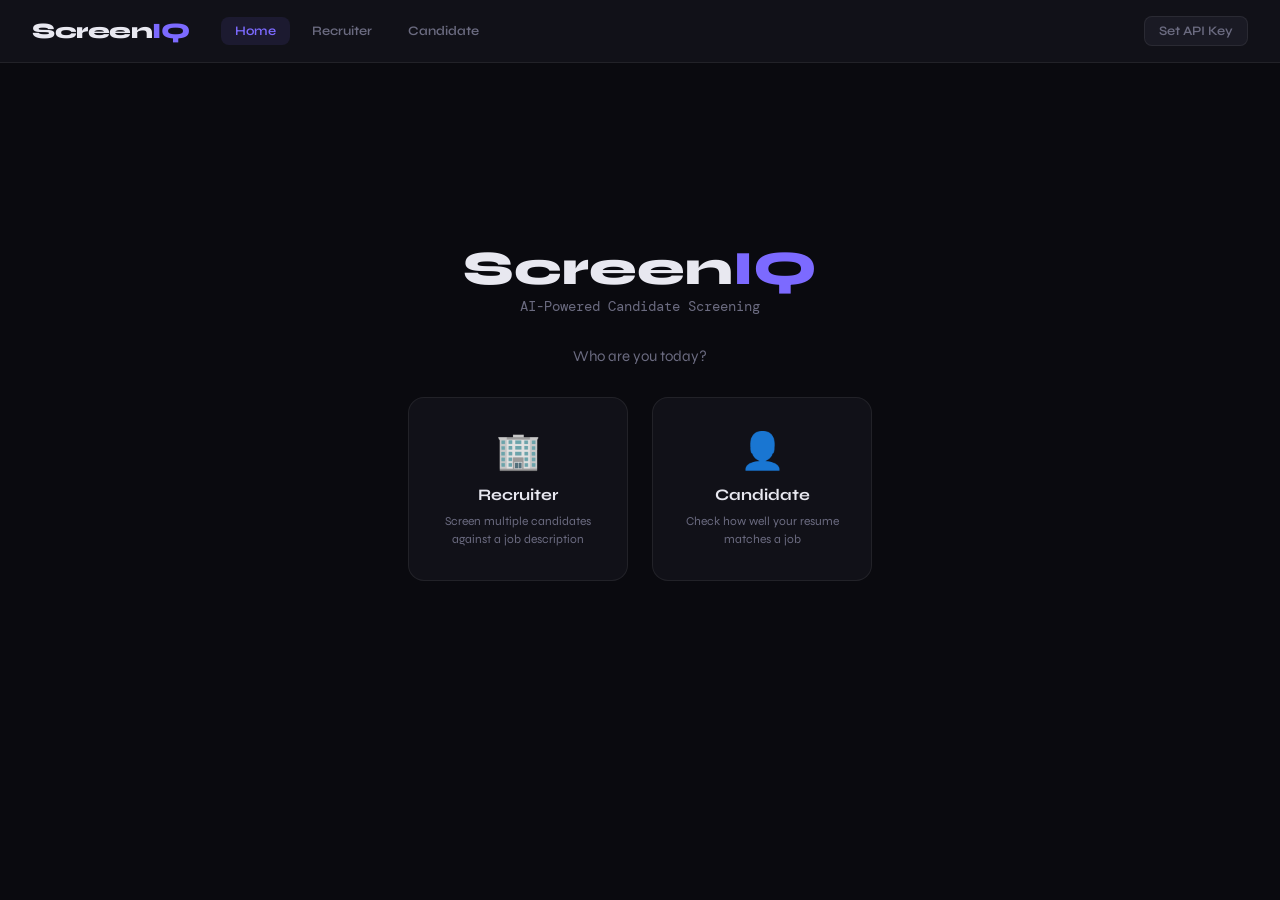
<file: frontend/index.html>
<!DOCTYPE html>
<html lang="en">
<head>
  <meta charset="UTF-8" />
  <meta name="viewport" content="width=device-width, initial-scale=1.0" />
  <title>ScreenIQ — AI Candidate Screener</title>
  <link rel="stylesheet" href="style.css" />
</head>
<body>

<nav class="navbar" id="navbar"></nav>

<main class="main">
  <div class="landing-hero">
    <div>
      <h1 class="landing-title">Screen<span>IQ</span></h1>
      <p class="landing-subtitle">AI-Powered Candidate Screening</p>
    </div>

    <p style="color:var(--muted);font-size:15px">Who are you today?</p>

    <div class="mode-cards">
      <a href="recruiter.html" class="mode-card">
        <div class="mode-card-icon">🏢</div>
        <div class="mode-card-title">Recruiter</div>
        <div class="mode-card-desc">Screen multiple candidates against a job description</div>
      </a>

      <a href="candidate.html" class="mode-card green">
        <div class="mode-card-icon">👤</div>
        <div class="mode-card-title">Candidate</div>
        <div class="mode-card-desc">Check how well your resume matches a job</div>
      </a>
    </div>
  </div>
</main>

<script src="common.js"></script>
</body>
</html>
</file>
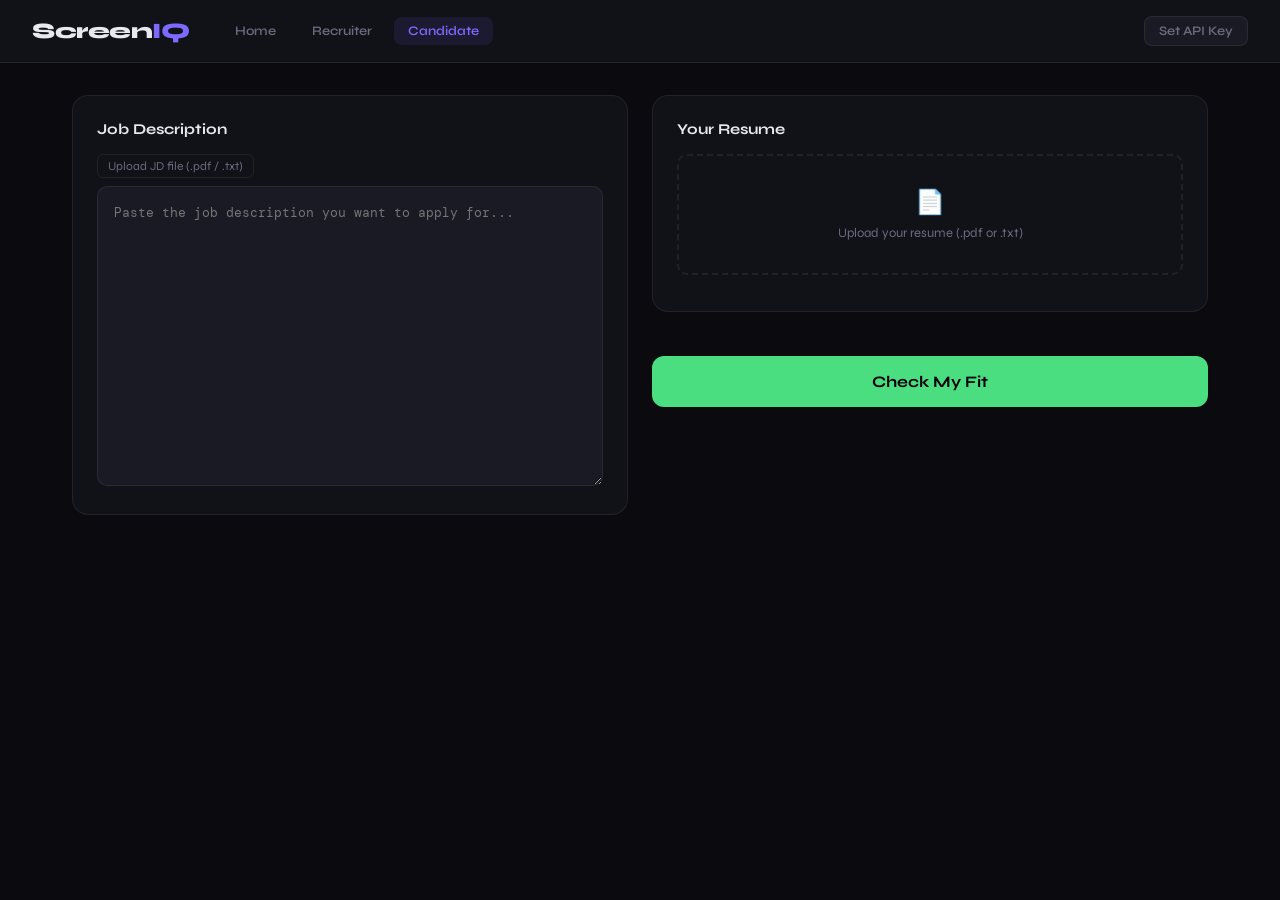
<file: frontend/candidate.html>
<!DOCTYPE html>
<html lang="en">
<head>
  <meta charset="UTF-8" />
  <meta name="viewport" content="width=device-width, initial-scale=1.0" />
  <title>Candidate — ScreenIQ</title>
  <link rel="stylesheet" href="style.css" />
</head>
<body>

<nav class="navbar" id="navbar"></nav>

<main class="main">

  <!-- UPLOAD VIEW -->
  <div id="candidate-upload" class="upload-grid">
    <div class="panel">
      <h2>Job Description</h2>
      <label style="display:inline-flex;align-items:center;gap:6px;margin-bottom:8px;cursor:pointer;color:var(--muted);font-size:12px;border:1px solid var(--border);padding:4px 10px;border-radius:6px">
        <input type="file" id="c-jd-file-input" accept=".pdf,.txt" style="display:none" />
        Upload JD file (.pdf / .txt)
      </label>
      <textarea id="c-jd-input" placeholder="Paste the job description you want to apply for..."></textarea>
    </div>

    <div class="right-panels">
      <div class="panel">
        <h2>Your Resume</h2>
        <label class="upload-zone">
          <input type="file" id="c-file-input" accept=".txt,.pdf" style="display:none" />
          <div class="upload-icon">📄</div>
          Upload your resume (.pdf or .txt)
        </label>
        <div class="file-list" id="c-file-list"></div>
      </div>
      <p class="error-msg" id="c-error-msg"></p>
      <button class="btn-primary" id="c-check-btn" style="background:#4ade80;color:#000">Check My Fit</button>
    </div>
  </div>

  <!-- RESULT VIEW -->
  <div id="candidate-result" class="hidden" style="max-width:700px;margin:0 auto">
    <div class="candidate-card" id="c-result-card"></div>
    <button class="btn-secondary" style="width:100%;margin-top:16px" onclick="showCandidateUpload()">Try Another</button>
  </div>

</main>

<script src="common.js"></script>
<script src="candidate.js"></script>
</body>
</html>
</file>
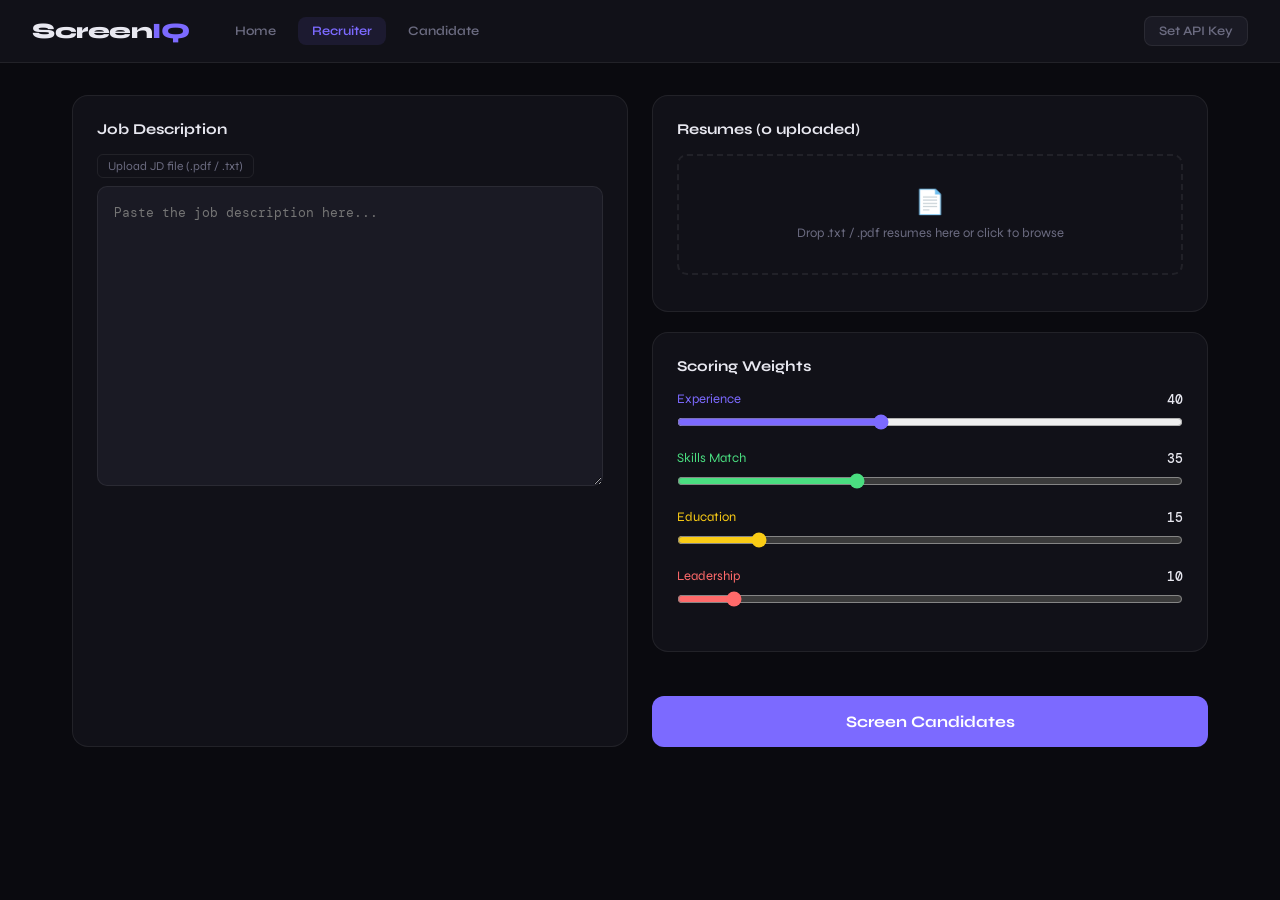
<file: frontend/recruiter.html>
<!DOCTYPE html>
<html lang="en">
<head>
  <meta charset="UTF-8" />
  <meta name="viewport" content="width=device-width, initial-scale=1.0" />
  <title>Recruiter — ScreenIQ</title>
  <link rel="stylesheet" href="style.css" />
</head>
<body>

<nav class="navbar" id="navbar"></nav>

<main class="main">

  <!-- UPLOAD VIEW -->
  <div id="upload-view" class="upload-grid">

    <!-- Left: JD -->
    <div class="panel">
      <h2>Job Description</h2>
      <label style="display:inline-flex;align-items:center;gap:6px;margin-bottom:8px;cursor:pointer;color:var(--muted);font-size:12px;border:1px solid var(--border);padding:4px 10px;border-radius:6px">
        <input type="file" id="jd-file-input" accept=".pdf,.txt" style="display:none" />
        Upload JD file (.pdf / .txt)
      </label>
      <textarea id="jd-input" placeholder="Paste the job description here..."></textarea>
    </div>

    <!-- Right: Resumes + Weights + CTA -->
    <div class="right-panels">

      <div class="panel">
        <h2>Resumes (<span id="resume-count">0</span> uploaded)</h2>
        <label class="upload-zone">
          <input type="file" id="file-input" multiple accept=".txt,.pdf,.md" style="display:none" />
          <div class="upload-icon">📄</div>
          Drop .txt / .pdf resumes here or click to browse
        </label>
        <div class="file-list" id="file-list"></div>
      </div>

      <div class="panel">
        <h2>Scoring Weights</h2>
        <div class="slider-row">
          <div class="slider-label">
            <span style="color:#7c6aff">Experience</span>
            <span class="slider-val mono" id="val-experience">40</span>
          </div>
          <input type="range" id="slider-experience" min="0" max="100" step="5" style="accent-color:#7c6aff" />
        </div>
        <div class="slider-row">
          <div class="slider-label">
            <span style="color:#4ade80">Skills Match</span>
            <span class="slider-val mono" id="val-skills">35</span>
          </div>
          <input type="range" id="slider-skills" min="0" max="100" step="5" style="accent-color:#4ade80" />
        </div>
        <div class="slider-row">
          <div class="slider-label">
            <span style="color:#facc15">Education</span>
            <span class="slider-val mono" id="val-education">15</span>
          </div>
          <input type="range" id="slider-education" min="0" max="100" step="5" style="accent-color:#facc15" />
        </div>
        <div class="slider-row">
          <div class="slider-label">
            <span style="color:#ff6a6a">Leadership</span>
            <span class="slider-val mono" id="val-leadership">10</span>
          </div>
          <input type="range" id="slider-leadership" min="0" max="100" step="5" style="accent-color:#ff6a6a" />
        </div>
      </div>

      <p class="error-msg" id="error-msg"></p>
      <button class="btn-primary" id="screen-btn">Screen Candidates</button>
    </div>
  </div>

  <!-- RESULTS VIEW -->
  <div id="results-view" class="results-grid hidden">

    <!-- Sidebar -->
    <div class="sidebar">
      <div style="margin-bottom:20px">
        <div class="stat-label">SCREENED</div>
        <div class="stat-big" id="total-count">0 candidates</div>
      </div>

      <div class="rec-grid" id="rec-summary"></div>

      <h3 style="font-size:13px;font-weight:700;margin-bottom:12px">Adjust Weights</h3>

      <div class="slider-row">
        <div class="slider-label">
          <span style="color:#7c6aff">Experience</span>
          <span class="slider-val mono" id="rval-experience">40</span>
        </div>
        <input type="range" id="rslider-experience" min="0" max="100" step="5" style="accent-color:#7c6aff" />
      </div>
      <div class="slider-row">
        <div class="slider-label">
          <span style="color:#4ade80">Skills</span>
          <span class="slider-val mono" id="rval-skills">35</span>
        </div>
        <input type="range" id="rslider-skills" min="0" max="100" step="5" style="accent-color:#4ade80" />
      </div>
      <div class="slider-row">
        <div class="slider-label">
          <span style="color:#facc15">Education</span>
          <span class="slider-val mono" id="rval-education">15</span>
        </div>
        <input type="range" id="rslider-education" min="0" max="100" step="5" style="accent-color:#facc15" />
      </div>
      <div class="slider-row">
        <div class="slider-label">
          <span style="color:#ff6a6a">Leadership</span>
          <span class="slider-val mono" id="rval-leadership">10</span>
        </div>
        <input type="range" id="rslider-leadership" min="0" max="100" step="5" style="accent-color:#ff6a6a" />
      </div>

      <button class="btn-secondary" style="width:100%;margin-top:16px" onclick="showUploadView()">New Screening</button>
    </div>

    <!-- Cards -->
    <div class="cards-list" id="cards-list"></div>
  </div>

</main>

<script src="common.js"></script>
<script src="recruiter.js"></script>
</body>
</html>
</file>
<file: frontend/style.css>
@import url('https://fonts.googleapis.com/css2?family=Syne:wght@400;600;700;800&family=DM+Mono:wght@400;500&display=swap');

* { box-sizing: border-box; margin: 0; padding: 0; }

:root {
  --bg: #0a0a0f;
  --surface: #111118;
  --surface2: #1a1a24;
  --border: rgba(255,255,255,0.07);
  --accent: #7c6aff;
  --accent2: #ff6a6a;
  --text: #e8e8f0;
  --muted: #6b6b80;
  --success: #4ade80;
  --warn: #facc15;
}

body {
  background: var(--bg);
  color: var(--text);
  font-family: 'Syne', sans-serif;
  min-height: 100vh;
}

.mono { font-family: 'DM Mono', monospace; }

/* ── Navigation Bar ─────────────────────────────────────────────────────── */

.navbar {
  display: flex;
  align-items: center;
  justify-content: space-between;
  padding: 16px 32px;
  background: var(--surface);
  border-bottom: 1px solid var(--border);
  position: sticky;
  top: 0;
  z-index: 100;
}

.nav-left {
  display: flex;
  align-items: center;
  gap: 32px;
}

.nav-logo {
  font-size: 22px;
  font-weight: 800;
  letter-spacing: -0.5px;
  text-decoration: none;
  color: var(--text);
}

.nav-logo span { color: var(--accent); }

.nav-links {
  display: flex;
  gap: 8px;
}

.nav-link {
  color: var(--muted);
  text-decoration: none;
  font-size: 13px;
  font-weight: 600;
  padding: 6px 14px;
  border-radius: 8px;
  transition: color 0.2s, background 0.2s;
}

.nav-link:hover {
  color: var(--text);
  background: var(--surface2);
}

.nav-link.active {
  color: var(--accent);
  background: rgba(124, 106, 255, 0.1);
}

.nav-right {
  display: flex;
  align-items: center;
  gap: 12px;
}

.nav-provider-badge {
  font-size: 11px;
  font-family: 'DM Mono', monospace;
  color: var(--accent);
  background: rgba(124, 106, 255, 0.1);
  padding: 4px 10px;
  border-radius: 6px;
  border: 1px solid rgba(124, 106, 255, 0.25);
}

.nav-settings-btn {
  background: var(--surface2);
  border: 1px solid var(--border);
  color: var(--muted);
  padding: 6px 14px;
  border-radius: 8px;
  cursor: pointer;
  font-size: 13px;
  font-family: 'Syne', sans-serif;
  font-weight: 600;
  transition: border-color 0.2s, color 0.2s;
}

.nav-settings-btn:hover {
  border-color: var(--accent);
  color: var(--text);
}

/* ── Settings Modal ─────────────────────────────────────────────────────── */

.modal-overlay {
  display: none;
  position: fixed;
  inset: 0;
  background: rgba(0,0,0,0.6);
  backdrop-filter: blur(4px);
  z-index: 200;
  align-items: center;
  justify-content: center;
}

.modal-overlay.open { display: flex; }

.modal {
  background: var(--surface);
  border: 1px solid var(--border);
  border-radius: 20px;
  padding: 2rem;
  width: 460px;
  max-width: 90vw;
  animation: fadeUp 0.2s ease;
}

.modal h2 {
  font-size: 18px;
  font-weight: 800;
  margin-bottom: 20px;
}

.modal-section {
  margin-bottom: 20px;
}

.modal-section label {
  display: block;
  font-size: 12px;
  font-weight: 600;
  color: var(--muted);
  margin-bottom: 8px;
  text-transform: uppercase;
  letter-spacing: 0.5px;
}

.modal-actions {
  display: flex;
  gap: 10px;
  justify-content: flex-end;
  margin-top: 24px;
}

/* ── Provider Selector ──────────────────────────────────────────────────── */

.provider-grid {
  display: grid;
  grid-template-columns: 1fr 1fr;
  gap: 8px;
}

.provider-btn {
  background: var(--surface2);
  border: 1px solid var(--border);
  border-radius: 10px;
  padding: 10px 14px;
  cursor: pointer;
  text-align: center;
  transition: border-color 0.2s, background 0.2s;
}

.provider-btn .provider-name {
  display: block;
  color: var(--text);
  font-family: 'Syne', sans-serif;
  font-weight: 700;
  font-size: 13px;
}

.provider-btn .provider-model {
  display: block;
  color: var(--muted);
  font-family: 'DM Mono', monospace;
  font-size: 10px;
  margin-top: 3px;
}

.provider-btn:hover { border-color: var(--accent); }

.provider-btn.selected {
  border-color: var(--accent);
  background: rgba(124, 106, 255, 0.1);
}

/* ── Main Content ───────────────────────────────────────────────────────── */

.main {
  max-width: 1200px;
  margin: 0 auto;
  padding: 2rem;
}

/* ── Landing Page ───────────────────────────────────────────────────────── */

.landing-hero {
  display: flex;
  flex-direction: column;
  align-items: center;
  justify-content: center;
  min-height: 70vh;
  text-align: center;
  gap: 2rem;
}

.landing-title {
  font-size: 48px;
  font-weight: 800;
  margin: 0;
}

.landing-title span { color: var(--accent); }

.landing-subtitle {
  color: var(--muted);
  font-family: 'DM Mono', monospace;
  font-size: 14px;
}

.mode-cards {
  display: flex;
  gap: 24px;
  flex-wrap: wrap;
  justify-content: center;
}

.mode-card {
  cursor: pointer;
  background: var(--surface);
  border: 1px solid var(--border);
  border-radius: 16px;
  padding: 2rem;
  width: 220px;
  text-decoration: none;
  color: var(--text);
  transition: border-color 0.2s, transform 0.2s;
}

.mode-card:hover {
  border-color: var(--accent);
  transform: translateY(-2px);
}

.mode-card.green:hover { border-color: var(--success); }

.mode-card-icon { font-size: 36px; margin-bottom: 12px; }
.mode-card-title { font-weight: 700; font-size: 16px; margin-bottom: 8px; }
.mode-card-desc { color: var(--muted); font-size: 12px; line-height: 1.5; }

/* ── Setup Prompt (no key) ──────────────────────────────────────────────── */

.setup-prompt {
  display: flex;
  flex-direction: column;
  align-items: center;
  justify-content: center;
  min-height: 50vh;
  text-align: center;
  gap: 1rem;
}

.setup-prompt p { color: var(--muted); font-size: 14px; }

/* ── Upload Grid ────────────────────────────────────────────────────────── */

.upload-grid {
  display: grid;
  grid-template-columns: 1fr 1fr;
  gap: 24px;
}

.panel {
  background: var(--surface);
  border: 1px solid var(--border);
  border-radius: 16px;
  padding: 1.5rem;
}

.panel h2 { font-size: 15px; font-weight: 700; margin-bottom: 16px; }

textarea {
  width: 100%;
  min-height: 300px;
  background: var(--surface2);
  border: 1px solid var(--border);
  border-radius: 10px;
  padding: 1rem;
  color: var(--text);
  font-size: 13px;
  line-height: 1.6;
  resize: vertical;
  outline: none;
  font-family: 'DM Mono', monospace;
}

textarea:focus { border-color: var(--accent); }

.upload-zone {
  display: block;
  border: 2px dashed var(--border);
  border-radius: 10px;
  padding: 2rem;
  text-align: center;
  cursor: pointer;
  color: var(--muted);
  font-size: 13px;
  transition: border-color 0.2s;
}

.upload-zone:hover { border-color: var(--accent); }
.upload-icon { font-size: 24px; margin-bottom: 8px; }

.file-list { margin-top: 12px; display: flex; flex-direction: column; gap: 6px; }

.file-item {
  display: flex;
  align-items: center;
  justify-content: space-between;
  background: var(--surface2);
  border-radius: 8px;
  padding: 6px 12px;
}

.file-item span { font-size: 12px; font-family: 'DM Mono', monospace; }

.remove-btn {
  background: none;
  border: none;
  color: var(--muted);
  cursor: pointer;
  font-size: 18px;
  line-height: 1;
}

.right-panels { display: flex; flex-direction: column; gap: 20px; }

/* ── Sliders ────────────────────────────────────────────────────────────── */

.slider-row { margin-bottom: 16px; }
.slider-label {
  display: flex;
  justify-content: space-between;
  margin-bottom: 6px;
  font-size: 13px;
}

.slider-val { font-family: 'DM Mono', monospace; font-weight: 500; }

input[type="range"] {
  width: 100%;
  accent-color: var(--accent);
  cursor: pointer;
}

/* ── Buttons ────────────────────────────────────────────────────────────── */

.btn-primary {
  width: 100%;
  background: var(--accent);
  border: none;
  border-radius: 12px;
  color: #fff;
  font-family: 'Syne', sans-serif;
  font-size: 16px;
  font-weight: 700;
  padding: 1rem;
  cursor: pointer;
  transition: opacity 0.2s, transform 0.1s;
}

.btn-primary:hover { opacity: 0.9; transform: translateY(-1px); }
.btn-primary:disabled { opacity: 0.5; cursor: not-allowed; transform: none; }

.btn-secondary {
  background: var(--surface);
  border: 1px solid var(--border);
  color: var(--muted);
  padding: 8px 16px;
  border-radius: 8px;
  cursor: pointer;
  font-size: 13px;
  font-family: 'Syne', sans-serif;
}

.btn-secondary:hover { color: var(--text); border-color: var(--accent); }

.btn-cancel {
  background: none;
  border: 1px solid var(--border);
  color: var(--muted);
  padding: 8px 20px;
  border-radius: 10px;
  cursor: pointer;
  font-size: 13px;
  font-family: 'Syne', sans-serif;
  font-weight: 600;
}

.btn-save {
  background: var(--accent);
  border: none;
  color: #fff;
  padding: 8px 20px;
  border-radius: 10px;
  cursor: pointer;
  font-size: 13px;
  font-family: 'Syne', sans-serif;
  font-weight: 600;
}

.error-msg { color: var(--accent2); font-size: 13px; margin-top: 4px; }

.input-field {
  width: 100%;
  padding: 10px 14px;
  background: var(--surface2);
  border: 1px solid var(--border);
  border-radius: 8px;
  color: var(--text);
  font-family: 'DM Mono', monospace;
  font-size: 13px;
  outline: none;
}

.input-field:focus { border-color: var(--accent); }

.hint-text {
  color: var(--muted);
  font-size: 11px;
  margin-top: 6px;
}

.hint-text a { color: var(--accent); }

/* ── Results View ───────────────────────────────────────────────────────── */

.results-grid {
  display: grid;
  grid-template-columns: 280px 1fr;
  gap: 24px;
  align-items: start;
}

.sidebar {
  background: var(--surface);
  border: 1px solid var(--border);
  border-radius: 16px;
  padding: 1.5rem;
  position: sticky;
  top: 80px;
}

.stat-big { font-size: 22px; font-weight: 800; }
.stat-label { font-size: 11px; color: var(--muted); font-family: 'DM Mono', monospace; margin-bottom: 4px; }

.rec-grid {
  display: grid;
  grid-template-columns: 1fr 1fr;
  gap: 8px;
  margin-bottom: 20px;
}

.rec-box {
  background: var(--surface);
  border-radius: 8px;
  padding: 8px;
  text-align: center;
  border: 1px solid var(--border);
}

.rec-count { font-size: 20px; font-weight: 800; }
.rec-label { font-size: 10px; color: var(--muted); }

.cards-list { display: flex; flex-direction: column; gap: 16px; }

/* ── Candidate Card ─────────────────────────────────────────────────────── */

.candidate-card {
  background: var(--surface);
  border: 1px solid var(--border);
  border-radius: 16px;
  padding: 1.5rem;
  position: relative;
  overflow: hidden;
  animation: fadeUp 0.3s ease both;
}

@keyframes fadeUp {
  from { opacity: 0; transform: translateY(12px); }
  to { opacity: 1; transform: translateY(0); }
}

.rank-badge {
  position: absolute;
  top: 16px;
  right: 16px;
  background: var(--surface2);
  border: 1px solid var(--border);
  border-radius: 8px;
  padding: 4px 10px;
  font-size: 12px;
  color: var(--muted);
  font-family: 'DM Mono', monospace;
}

.candidate-header { display: flex; align-items: center; gap: 12px; margin-bottom: 16px; }

.avatar {
  width: 44px;
  height: 44px;
  border-radius: 50%;
  display: flex;
  align-items: center;
  justify-content: center;
  font-size: 16px;
  font-weight: 700;
  flex-shrink: 0;
}

.candidate-name { font-weight: 700; font-size: 16px; }
.candidate-file { font-size: 12px; color: var(--muted); font-family: 'DM Mono', monospace; margin-top: 2px; }

.score-section { margin-bottom: 16px; }
.score-header { display: flex; justify-content: space-between; align-items: baseline; margin-bottom: 6px; }
.score-label { font-size: 13px; color: var(--muted); }
.score-number { font-size: 28px; font-weight: 800; }

.score-bar {
  background: var(--surface2);
  border-radius: 4px;
  height: 6px;
  overflow: hidden;
}

.score-fill {
  height: 100%;
  border-radius: 4px;
  transition: width 0.6s ease;
}

.breakdown-grid {
  display: grid;
  grid-template-columns: 1fr 1fr;
  gap: 8px;
  margin-bottom: 16px;
}

.breakdown-box {
  background: var(--surface2);
  border-radius: 8px;
  padding: 8px 12px;
}

.breakdown-key { font-size: 11px; color: var(--muted); text-transform: capitalize; margin-bottom: 2px; }
.breakdown-val { font-size: 18px; font-weight: 700; font-family: 'DM Mono', monospace; }

.summary-text { font-size: 13px; color: var(--muted); line-height: 1.6; margin-bottom: 12px; }

.skills-row { display: flex; flex-wrap: wrap; gap: 6px; margin-bottom: 12px; }

.skill-tag {
  background: rgba(124, 106, 255, 0.08);
  border: 1px solid rgba(124, 106, 255, 0.3);
  color: #a89aff;
  border-radius: 6px;
  font-size: 11px;
  padding: 3px 8px;
  font-family: 'DM Mono', monospace;
}

.sg-grid { display: grid; grid-template-columns: 1fr 1fr; gap: 12px; margin-bottom: 12px; }
.sg-title { font-size: 11px; font-weight: 600; margin-bottom: 4px; letter-spacing: 0.5px; }
.sg-item { font-size: 12px; margin: 2px 0; }

.card-footer { display: flex; align-items: center; justify-content: space-between; }

.rec-tag {
  border-radius: 8px;
  padding: 4px 12px;
  font-size: 12px;
  font-weight: 700;
  border: 1px solid transparent;
}

.meta-text { font-size: 12px; color: var(--muted); font-family: 'DM Mono', monospace; }

.bias-box {
  margin-top: 12px;
  background: rgba(250, 204, 21, 0.06);
  border: 1px solid rgba(250, 204, 21, 0.25);
  border-radius: 8px;
  padding: 8px 12px;
}

.bias-title { font-size: 11px; color: var(--warn); font-weight: 600; margin-bottom: 4px; }
.bias-item { font-size: 12px; margin: 2px 0; }

/* ── Spinner ────────────────────────────────────────────────────────────── */

.spinner {
  display: inline-block;
  width: 14px;
  height: 14px;
  border: 2px solid rgba(255,255,255,0.3);
  border-top-color: #fff;
  border-radius: 50%;
  animation: spin 0.6s linear infinite;
  margin-right: 8px;
  vertical-align: middle;
}

@keyframes spin { to { transform: rotate(360deg); } }

.hidden { display: none !important; }

/* ── Responsive ─────────────────────────────────────────────────────────── */

@media (max-width: 768px) {
  .navbar { padding: 12px 16px; }
  .nav-left { gap: 16px; }
  .nav-links { gap: 4px; }
  .nav-link { padding: 4px 8px; font-size: 12px; }
  .main { padding: 1rem; }
  .upload-grid { grid-template-columns: 1fr; }
  .results-grid { grid-template-columns: 1fr; }
  .sidebar { position: static; }
  .mode-cards { flex-direction: column; align-items: center; }
  .provider-grid { grid-template-columns: 1fr; }
}
</file>
